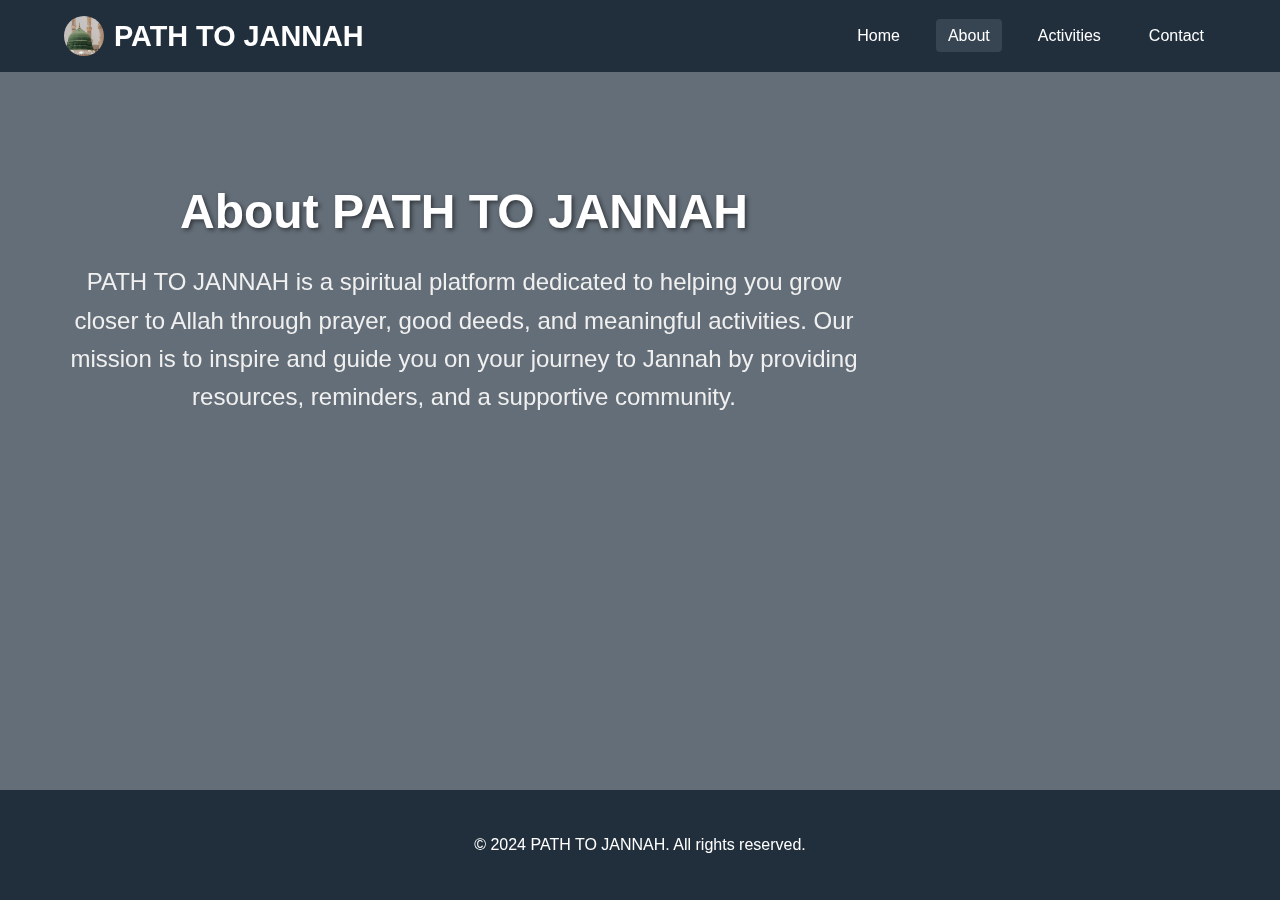
<file: about.html>
<!DOCTYPE html>
<html lang="en">
<head>
    <meta charset="UTF-8">
    <meta name="viewport" content="width=device-width, initial-scale=1.0">
    <title>About - PATH TO JANNAH</title>
    <link rel="stylesheet" href="main.css">
</head>
<body>
    <header>
        <div class="container">
            <nav class="navbar">
                <a href="index.html" class="logo">
                    <img src="image\pexels-yasirgurbuz-11259857.jpg" alt="Path to Jannah Logo" class="logo-img">
                    PATH TO JANNAH
                </a>
                <ul class="nav-list">
                    <li><a href="index.html">Home</a></li>
                    <li><a href="about.html" class="active">About</a></li>
                    <li><a href="activities.html">Activities</a></li>
                    <li><a href="contact.html">Contact</a></li>
                </ul>
                <button class="nav-toggle" aria-label="Open navigation">&#9776;</button>
            </nav>
        </div>
    </header>
    <main>
        <section class="banner-container">
            <div class="container">
                <div class="left-section">
                    <h1>About PATH TO JANNAH</h1>
                    <p>
                        PATH TO JANNAH is a spiritual platform dedicated to helping you grow closer to Allah through prayer, good deeds, and meaningful activities. Our mission is to inspire and guide you on your journey to Jannah by providing resources, reminders, and a supportive community.
                    </p>
                </div>
            </div>
        </section>
    </main>
    <footer>
        <div class="container footer-container">
            <p>&copy; 2024 PATH TO JANNAH. All rights reserved.</p>
        </div>
    </footer>
</body>
</html>
</file>
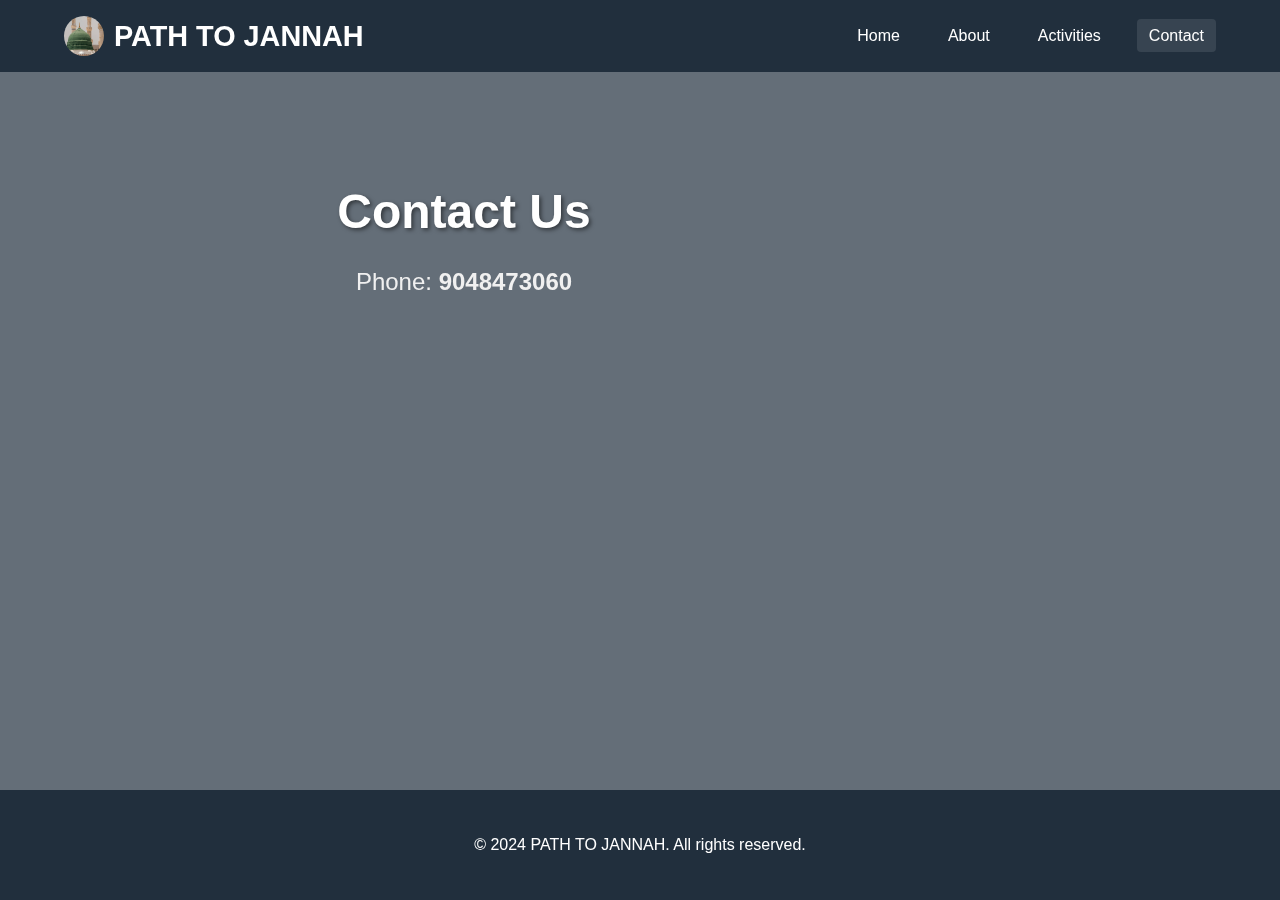
<file: contact.html>
<!DOCTYPE html>
<html lang="en">
<head>
    <meta charset="UTF-8">
    <meta name="viewport" content="width=device-width, initial-scale=1.0">
    <title>Contact - PATH TO JANNAH</title>
    <link rel="stylesheet" href="main.css">
</head>
<body>
    <header>
        <div class="container">
            <nav class="navbar">
                <a href="index.html" class="logo">
                    <img src="image\pexels-yasirgurbuz-11259857.jpg" alt="Path to Jannah Logo" class="logo-img">
                    PATH TO JANNAH
                </a>
                <ul class="nav-list">
                    <li><a href="index.html">Home</a></li>
                    <li><a href="about.html">About</a></li>
                    <li><a href="activities.html">Activities</a></li>
                    <li><a href="contact.html" class="active">Contact</a></li>
                </ul>
                <button class="nav-toggle" aria-label="Open navigation">&#9776;</button>
            </nav>
        </div>
    </header>
    <main>
        <section class="banner-container">
            <div class="container">
                <div class="left-section">
                    <h1>Contact Us</h1>
                    <p>Phone: <strong>9048473060</strong></p>
                </div>
            </div>
        </section>
    </main>
    <footer>
        <div class="container footer-container">
            <p>&copy; 2024 PATH TO JANNAH. All rights reserved.</p>
        </div>
    </footer>
</body>
</html>
</file>
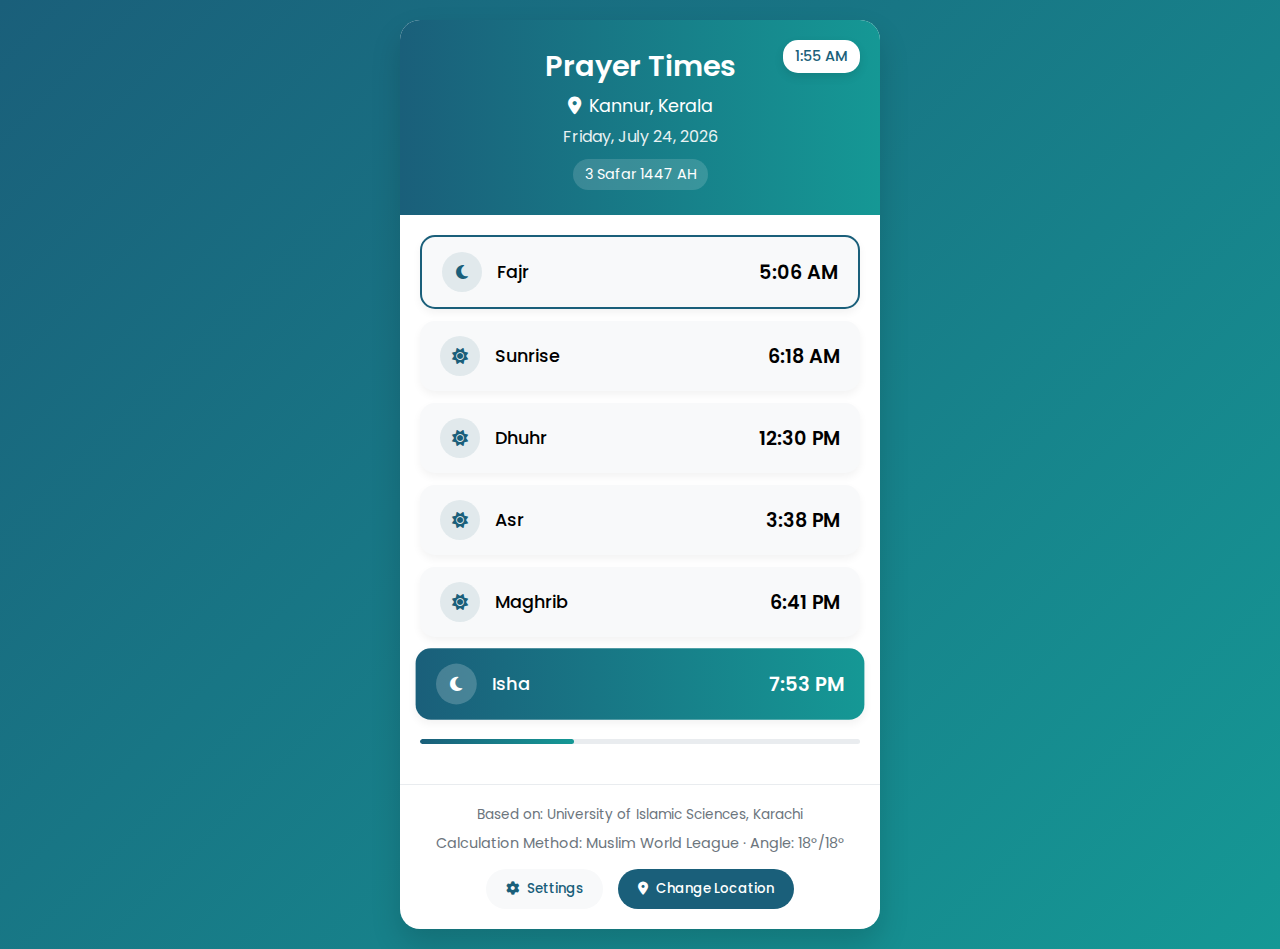
<file: prayer.html>
<!DOCTYPE html>
<html lang="en">
<head>
    <meta charset="UTF-8">
    <meta name="viewport" content="width=device-width, initial-scale=1.0">
    <title>Islamic Prayer Times - Kannur, Kerala</title>
    <link rel="stylesheet" href="https://cdnjs.cloudflare.com/ajax/libs/font-awesome/6.4.0/css/all.min.css">
    <link href="https://fonts.googleapis.com/css2?family=Poppins:wght@300;400;500;600;700&display=swap" rel="stylesheet">
    <style>
        * {
            margin: 0;
            padding: 0;
            box-sizing: border-box;
            font-family: 'Poppins', sans-serif;
        }
        
        body {
            background: linear-gradient(135deg, #1a5f7a 0%, #159895 100%);
            min-height: 100vh;
            display: flex;
            justify-content: center;
            align-items: center;
            padding: 20px;
        }
        
        .container {
            width: 100%;
            max-width: 480px;
            background: #fff;
            border-radius: 20px;
            overflow: hidden;
            box-shadow: 0 15px 30px rgba(0, 0, 0, 0.15);
        }
        
        .header {
            background: linear-gradient(to right, #1a5f7a, #159895);
            color: white;
            padding: 25px 30px;
            text-align: center;
            position: relative;
        }
        
        .header h1 {
            font-size: 1.8rem;
            font-weight: 600;
            margin-bottom: 5px;
        }
        
        .location {
            display: flex;
            justify-content: center;
            align-items: center;
            gap: 8px;
            font-size: 1.1rem;
            margin-bottom: 5px;
        }
        
        .date-display {
            font-size: 1rem;
            opacity: 0.9;
        }
        
        .hijri-date {
            background: rgba(255, 255, 255, 0.15);
            display: inline-block;
            padding: 5px 12px;
            border-radius: 20px;
            margin-top: 10px;
            font-size: 0.9rem;
        }
        
        .current-time {
            background: white;
            color: #1a5f7a;
            position: absolute;
            top: 20px;
            right: 20px;
            padding: 6px 12px;
            border-radius: 15px;
            font-size: 0.9rem;
            font-weight: 500;
            box-shadow: 0 4px 10px rgba(0, 0, 0, 0.1);
        }
        
        .prayer-times {
            padding: 20px;
        }
        
        .prayer-card {
            display: flex;
            justify-content: space-between;
            align-items: center;
            padding: 15px 20px;
            margin-bottom: 12px;
            border-radius: 15px;
            background: #f8f9fa;
            transition: all 0.3s ease;
            box-shadow: 0 4px 8px rgba(0, 0, 0, 0.05);
        }
        
        .prayer-card.active {
            background: linear-gradient(to right, #1a5f7a, #159895);
            color: white;
            transform: scale(1.02);
        }
        
        .prayer-card.next {
            border: 2px solid #1a5f7a;
        }
        
        .prayer-info {
            display: flex;
            align-items: center;
            gap: 15px;
        }
        
        .prayer-icon {
            width: 40px;
            height: 40px;
            border-radius: 50%;
            display: flex;
            justify-content: center;
            align-items: center;
            background: rgba(26, 95, 122, 0.1);
            color: #1a5f7a;
        }
        
        .active .prayer-icon {
            background: rgba(255, 255, 255, 0.2);
            color: white;
        }
        
        .prayer-name {
            font-weight: 500;
            font-size: 1.1rem;
        }
        
        .prayer-time {
            font-weight: 600;
            font-size: 1.2rem;
        }
        
        .countdown {
            background: #ff6b6b;
            color: white;
            font-size: 0.9rem;
            padding: 4px 10px;
            border-radius: 12px;
            margin-top: 5px;
            display: inline-block;
        }
        
        .progress-container {
            height: 5px;
            background: #e9ecef;
            border-radius: 5px;
            margin: 20px 0;
            overflow: hidden;
        }
        
        .progress-bar {
            height: 100%;
            background: linear-gradient(to right, #1a5f7a, #159895);
            border-radius: 5px;
            width: 35%;
        }
        
        .footer {
            padding: 20px;
            text-align: center;
            border-top: 1px solid #e9ecef;
            color: #6c757d;
            font-size: 0.85rem;
        }
        
        .calculation-method {
            margin-top: 8px;
            font-size: 0.9rem;
        }
        
        .actions {
            display: flex;
            justify-content: center;
            gap: 15px;
            margin-top: 15px;
        }
        
        .btn {
            padding: 10px 20px;
            border-radius: 50px;
            border: none;
            background: #f8f9fa;
            color: #1a5f7a;
            font-weight: 500;
            cursor: pointer;
            transition: all 0.3s ease;
            display: flex;
            align-items: center;
            gap: 8px;
        }
        
        .btn:hover {
            background: #e9ecef;
        }
        
        .btn-primary {
            background: #1a5f7a;
            color: white;
        }
        
        .btn-primary:hover {
            background: #164c63;
        }
        
        @media (max-width: 500px) {
            .header {
                padding: 20px 15px;
            }
            
            .header h1 {
                font-size: 1.5rem;
            }
            
            .prayer-card {
                padding: 12px 15px;
            }
            
            .prayer-time {
                font-size: 1.1rem;
            }
            
            .current-time {
                position: relative;
                top: 0;
                right: 0;
                margin-top: 10px;
                display: inline-block;
            }
        }
    </style>
</head>
<body>
    <div class="container">
        <div class="header">
            <h1>Prayer Times</h1>
            <div class="location">
                <i class="fas fa-map-marker-alt"></i>
                <span>Kannur, Kerala</span>
            </div>
            <div class="date-display" id="current-date">Thursday, August 28, 2025</div>
            <div class="hijri-date" id="hijri-date">3 Safar 1447 AH</div>
            <div class="current-time" id="current-time">11:45 AM</div>
        </div>
        
        <div class="prayer-times">
            <div class="prayer-card" id="fajr-card">
                <div class="prayer-info">
                    <div class="prayer-icon">
                        <i class="fas fa-moon"></i>
                    </div>
                    <div>
                        <div class="prayer-name">Fajr</div>
                    </div>
                </div>
                <div class="prayer-time" id="fajr-time">5:06 AM</div>
            </div>
            
            <div class="prayer-card" id="sunrise-card">
                <div class="prayer-info">
                    <div class="prayer-icon">
                        <i class="fas fa-sun"></i>
                    </div>
                    <div>
                        <div class="prayer-name">Sunrise</div>
                    </div>
                </div>
                <div class="prayer-time" id="sunrise-time">6:18 AM</div>
            </div>
            
            <div class="prayer-card" id="dhuhr-card">
                <div class="prayer-info">
                    <div class="prayer-icon">
                        <i class="fas fa-sun"></i>
                    </div>
                    <div>
                        <div class="prayer-name">Dhuhr</div>
                    </div>
                </div>
                <div class="prayer-time" id="dhuhr-time">12:30 PM</div>
            </div>
            
            <div class="prayer-card" id="asr-card">
                <div class="prayer-info">
                    <div class="prayer-icon">
                        <i class="fas fa-sun"></i>
                    </div>
                    <div>
                        <div class="prayer-name">Asr</div>
                    </div>
                </div>
                <div class="prayer-time" id="asr-time">3:38 PM</div>
            </div>
            
            <div class="prayer-card" id="maghrib-card">
                <div class="prayer-info">
                    <div class="prayer-icon">
                        <i class="fas fa-sun"></i>
                    </div>
                    <div>
                        <div class="prayer-name">Maghrib</div>
                    </div>
                </div>
                <div class="prayer-time" id="maghrib-time">6:41 PM</div>
            </div>
            
            <div class="prayer-card" id="isha-card">
                <div class="prayer-info">
                    <div class="prayer-icon">
                        <i class="fas fa-moon"></i>
                    </div>
                    <div>
                        <div class="prayer-name">Isha</div>
                    </div>
                </div>
                <div class="prayer-time" id="isha-time">7:53 PM</div>
            </div>
            
            <div class="progress-container">
                <div class="progress-bar" id="progress-bar"></div>
            </div>
        </div>
        
        <div class="footer">
            <div>Based on: University of Islamic Sciences, Karachi</div>
            <div class="calculation-method">Calculation Method: Muslim World League · Angle: 18°/18°</div>
            <div class="actions">
                <button class="btn">
                    <i class="fas fa-cog"></i> Settings
                </button>
                <button class="btn btn-primary">
                    <i class="fas fa-location-dot"></i> Change Location
                </button>
            </div>
        </div>
    </div>

    <script>
        // Prayer times for Kannur, Kerala (example data)
        const prayerTimes = {
            fajr: "5:06 AM",
            sunrise: "6:18 AM",
            dhuhr: "12:30 PM",
            asr: "3:38 PM",
            maghrib: "6:41 PM",
            isha: "7:53 PM"
        };
        
        // Convert time string to minutes since midnight
        function timeToMinutes(timeStr) {
            const [time, modifier] = timeStr.split(" ");
            let [hours, minutes] = time.split(":").map(Number);
            
            if (modifier === "PM" && hours !== 12) {
                hours += 12;
            } else if (modifier === "AM" && hours === 12) {
                hours = 0;
            }
            
            return hours * 60 + minutes;
        }
        
        // Format minutes to HH:MM AM/PM
        function minutesToTime(minutes) {
            let hours = Math.floor(minutes / 60);
            const mins = minutes % 60;
            const modifier = hours >= 12 ? "PM" : "AM";
            
            hours = hours % 12;
            hours = hours === 0 ? 12 : hours;
            
            return `${hours}:${mins.toString().padStart(2, '0')} ${modifier}`;
        }
        
        // Calculate time until next prayer
        function calculateTimeUntilPrayer(currentMinutes, prayerMinutes) {
            if (prayerMinutes < currentMinutes) {
                // Prayer is tomorrow
                prayerMinutes += 24 * 60;
            }
            
            const diff = prayerMinutes - currentMinutes;
            const hours = Math.floor(diff / 60);
            const minutes = diff % 60;
            
            if (hours > 0) {
                return `${hours}h ${minutes}m`;
            } else {
                return `${minutes}m`;
            }
        }
        
        // Update current time and date
        function updateDateTime() {
            const now = new Date();
            
            // Update current time
            const timeOptions = { hour: 'numeric', minute: 'numeric', hour12: true };
            document.getElementById('current-time').textContent = now.toLocaleTimeString('en-US', timeOptions);
            
            // Update date
            const dateOptions = { weekday: 'long', year: 'numeric', month: 'long', day: 'numeric' };
            document.getElementById('current-date').textContent = now.toLocaleDateString('en-US', dateOptions);
            
            // Calculate current minutes
            const currentMinutes = now.getHours() * 60 + now.getMinutes();
            
            // Convert prayer times to minutes
            const prayerMinutes = {
                fajr: timeToMinutes(prayerTimes.fajr),
                sunrise: timeToMinutes(prayerTimes.sunrise),
                dhuhr: timeToMinutes(prayerTimes.dhuhr),
                asr: timeToMinutes(prayerTimes.asr),
                maghrib: timeToMinutes(prayerTimes.maghrib),
                isha: timeToMinutes(prayerTimes.isha)
            };
            
            // Determine current and next prayer
            let currentPrayer = null;
            let nextPrayer = null;
            
            // Check which prayer we're currently in
            if (currentMinutes >= prayerMinutes.fajr && currentMinutes < prayerMinutes.sunrise) {
                currentPrayer = "fajr";
                nextPrayer = "sunrise";
            } else if (currentMinutes >= prayerMinutes.sunrise && currentMinutes < prayerMinutes.dhuhr) {
                currentPrayer = "sunrise";
                nextPrayer = "dhuhr";
            } else if (currentMinutes >= prayerMinutes.dhuhr && currentMinutes < prayerMinutes.asr) {
                currentPrayer = "dhuhr";
                nextPrayer = "asr";
            } else if (currentMinutes >= prayerMinutes.asr && currentMinutes < prayerMinutes.maghrib) {
                currentPrayer = "asr";
                nextPrayer = "maghrib";
            } else if (currentMinutes >= prayerMinutes.maghrib && currentMinutes < prayerMinutes.isha) {
                currentPrayer = "maghrib";
                nextPrayer = "isha";
            } else if (currentMinutes >= prayerMinutes.isha || currentMinutes < prayerMinutes.fajr) {
                currentPrayer = "isha";
                nextPrayer = "fajr";
            }
            
            // Update prayer cards
            document.querySelectorAll('.prayer-card').forEach(card => {
                card.classList.remove('active', 'next');
            });
            
            if (currentPrayer) {
                document.getElementById(`${currentPrayer}-card`).classList.add('active');
            }
            
            if (nextPrayer) {
                document.getElementById(`${nextPrayer}-card`).classList.add('next');
                
                // Update countdown for next prayer
                const nextPrayerTime = prayerMinutes[nextPrayer];
                const countdownText = calculateTimeUntilPrayer(currentMinutes, nextPrayerTime);
                document.getElementById(`${nextPrayer}-countdown`).textContent = `Next: ${countdownText}`;
            }
            
            // Update progress bar (percentage of day completed)
            const dayProgress = (currentMinutes / (24 * 60)) * 100;
            document.getElementById('progress-bar').style.width = `${dayProgress}%`;
            
            // Update hijri date (simplified calculation)
            updateHijriDate(now);
        }
        
        // Simplified hijri date calculation (for demonstration only)
        function updateHijriDate(gregorianDate) {
            // This is a very simplified conversion for demonstration only
            // In a real application, you would use a proper hijri date conversion library
            
            const hijriMonths = ['Muharram', 'Safar', 'Rabi al-Awwal', 'Rabi al-Thani', 
                                'Jumada al-Awwal', 'Jumada al-Thani', 'Rajab', 'Sha\'ban', 
                                'Ramadan', 'Shawwal', 'Dhu al-Qidah', 'Dhu al-Hijjah'];
            
            // Approximate calculation (this is not astronomically accurate)
            const hijriYear = 1446 + Math.floor((gregorianDate - new Date(2025, 0, 1)) / (365.25 * 1000 * 60 * 60 * 24));
            const hijriMonth = hijriMonths[gregorianDate.getMonth()];
            const hijriDay = (gregorianDate.getDate() % 29) + 1;
            
            document.getElementById('hijri-date').textContent = `${hijriDay} ${hijriMonth} ${hijriYear} AH`;
        }
        
        // Initial call
        updateDateTime();
        
        // Update time every minute
        setInterval(updateDateTime, 60000);
        
        // Add click event to prayer cards
        document.querySelectorAll('.prayer-card').forEach(card => {
            card.addEventListener('click', () => {
                document.querySelectorAll('.prayer-card').forEach(c => {
                    c.classList.remove('active');
                });
                card.classList.add('active');
            });
        });
    </script>
</body>

</html>
</file>
<file: main.css>
/* Madeena background styles */
        body {
            background: url('https://images.unsplash.com/photo-1591604129939-f1efa4d9f7fa?ixlib=rb-4.0.3&ixid=M3wxMjA3fDB8MHxwaG90by1wYWdlfHx8fGVufDB8fHx8fA%3D%3D&auto=format&fit=crop&w=2070&q=80') no-repeat center center fixed;
            background-size: cover;
            position: relative;
            margin: 0;
            font-family: 'Segoe UI', Arial, sans-serif;
            color: #f8f8f8;
            min-height: 100vh;
            display: flex;
            flex-direction: column;
        }

        /* Overlay for readability */
        body::before {
            content: "";
            position: fixed;
            top: 0; left: 0; right: 0; bottom: 0;
            background: rgba(34, 49, 63, 0.7);
            z-index: 0;
        }

        /* Ensure content is above overlay */
        header, main, footer {
            position: relative;
            z-index: 1;
        }

        /* Header and Navigation */
        header {
            background: rgba(26, 40, 54, 0.9);
            color: #fff;
            padding: 16px 0;
            backdrop-filter: blur(5px);
            position: sticky;
            top: 0;
            z-index: 100;
        }

        .container {
            width: 90%;
            max-width: 1200px;
            margin: 0 auto;
        }

        .navbar {
            display: flex;
            align-items: center;
            justify-content: space-between;
            position: relative;
        }

        .logo {
            font-size: 1.8rem;
            font-weight: bold;
            color: #fff;
            text-decoration: none;
            display: flex;
            align-items: center;
        }

        .logo-img {
            height: 40px;
            width: 40px;
            margin-right: 10px;
            border-radius: 50%;
            object-fit: cover;
        }

        .nav-list {
            list-style: none;
            display: flex;
            gap: 24px;
            margin: 0;
            padding: 0;
            transition: transform 0.3s ease-in-out;
        }

        .nav-list li a {
            color: #fff;
            text-decoration: none;
            font-weight: 500;
            transition: color 0.2s;
            padding: 8px 12px;
            border-radius: 4px;
        }

        .nav-list li a:hover,
        .nav-list li a.active {
            color: #ffffff;
            background: rgba(255, 255, 255, 0.1);
        }

        .nav-toggle {
            display: none;
            background: none;
            border: none;
            color: #fff;
            font-size: 2rem;
            cursor: pointer;
            z-index: 101;
        }

        /* Banner Section */
        .banner-container {
            padding: 80px 0;
            display: flex;
            align-items: center;
            justify-content: center;
            text-align: center;
            flex: 1;
        }

        .left-section {
            max-width: 800px;
        }

        .left-section h1 {
            font-size: 3rem;
            margin-bottom: 24px;
            color: #fff;
            text-shadow: 2px 2px 4px rgba(0, 0, 0, 0.5);
        }

        .left-section p {
            font-size: 1.5rem;
            margin-bottom: 32px;
            color: #f0f0f0;
            line-height: 1.6;
        }

        .cta-btn {
            display: inline-block;
            padding: 14px 40px;
            background: #1a2836;
            color: #fff;
            border-radius: 30px;
            text-decoration: none;
            font-weight: bold;
            transition: all 0.3s;
            border: 2px solid #ffd700;
            font-size: 1.1rem;
        }

        .cta-btn:hover {
            background: #ffd700;
            color: #1a2836;
            transform: translateY(-3px);
            box-shadow: 0 5px 15px rgba(0, 0, 0, 0.2);
        }

        /* Activities Section */
        .activities-section {
            padding: 60px 0;
            background: rgba(26, 40, 54, 0.85);
            backdrop-filter: blur(8px);
            border-radius: 15px;
            margin: 40px auto;
            max-width: 90%;
        }

        .activities-section h1 {
            text-align: center;
            margin-bottom: 40px;
            color: #ffffff;
            font-size: 2.5rem;
        }

        .activities-grid {
            display: grid;
            grid-template-columns: repeat(auto-fit, minmax(250px, 1fr));
            gap: 20px;
            padding: 0 20px;
        }

        .activity-card {
            background: rgba(255, 255, 255, 0.1);
            border-radius: 12px;
            padding: 25px;
            text-align: center;
            transition: transform 0.3s, background 0.3s;
            cursor: pointer;
            border: 1px solid rgba(255, 215, 0, 0.3);
        }

        .activity-card:hover {
            transform: translateY(-5px);
            background: rgba(255, 215, 0, 0.15);
        }

        .activity-card h3 {
            margin: 0 0 15px 0;
            color: #ffffff;
            font-size: 1.4rem;
        }

        .activity-card p {
            color: #f0f0f0;
            line-height: 1.5;
        }

        /* Modal styles */
        .modal {
            display: none;
            position: fixed;
            z-index: 1000;
            left: 0; top: 0;
            width: 100%; height: 100%;
            overflow: auto;
            background: rgba(0,0,0,0.7);
        }

        .modal-content {
            background: #1a2836;
            margin: 10% auto;
            padding: 30px;
            border-radius: 12px;
            width: 90%;
            max-width: 500px;
            position: relative;
            text-align: center;
            color: #fff;
            border: 2px solid #ffd700;
        }

        .close-modal {
            position: absolute;
            top: 15px; right: 20px;
            font-size: 28px;
            cursor: pointer;
            border: none;
            background: none;
            color: #ffffff;
        }

        .modal-links {
            list-style: none;
            padding: 0;
            margin: 20px 0 0 0;
        }

        .modal-links li {
            margin: 15px 0;
        }

        .styled-link {
            display: inline-block;
            padding: 12px 25px;
            background: #3b5998;
            color: #fff !important;
            border-radius: 8px;
            text-decoration: none;
            font-weight: 500;
            transition: all 0.3s;
            width: 80%;
            max-width: 250px;
        }

        .styled-link:hover {
            background: #ffffff;
            color: #1a2836 !important;
            transform: scale(1.05);
        }

        /* Footer */
        footer {
            background: rgba(26, 40, 54, 0.9);
            color: #fff;
            padding: 30px 0;
            text-align: center;
            margin-top: auto;
            backdrop-filter: blur(5px);
        }

        .footer-container {
            display: flex;
            flex-direction: column;
            align-items: center;
            gap: 20px;
        }

        /* Responsive Styles */
        @media (max-width: 900px) {
            .left-section h1 {
                font-size: 2.2rem;
            }
            
            .left-section p {
                font-size: 1.2rem;
            }
            
            .activities-grid {
                grid-template-columns: repeat(auto-fit, minmax(200px, 1fr));
            }
        }

        @media (max-width: 768px) {
            .nav-list {
                position: fixed;
                flex-direction: column;
                background: rgba(26, 40, 54, 0.95);
                top: 0;
                right: -100%;
                width: 70%;
                height: 100vh;
                padding: 80px 30px 30px;
                gap: 20px;
                transition: right 0.3s ease-in-out;
                backdrop-filter: blur(10px);
            }
            
            .nav-list.active {
                right: 0;
            }
            
            .nav-toggle {
                display: block;
            }
            
            .banner-container {
                padding: 60px 0;
            }
            
            .left-section h1 {
                font-size: 1.8rem;
            }
            
            /* Improved mobile navigation */
            .nav-list li {
                margin: 10px 0;
            }
            
            .nav-list li a {
                display: block;
                padding: 12px 15px;
                font-size: 1.1rem;
                border-left: 3px solid transparent;
            }
            
            .nav-list li a:hover,
            .nav-list li a.active {
                border-left: 3px solid #ffd700;
                background: rgba(255, 255, 255, 0.05);
            }
        }

        @media (max-width: 600px) {
            .banner-container {
                margin-top: 20px;
            }
            
            .activities-section {
                margin: 20px auto;
                padding: 30px 0;
            }
            
            .activities-section h1 {
                font-size: 2rem;
                margin-bottom: 25px;
            }
        }

        @media (max-width: 480px) {
            .activities-grid {
                grid-template-columns: 1fr;
            }
            
            .left-section h1 {
                font-size: 1.6rem;
            }
            
            .left-section p {
                font-size: 1rem;
            }
            
            .cta-btn {
                padding: 12px 30px;
                font-size: 1rem;
            }
            
            .modal-content {
                padding: 20px 15px;
            }
            
            .styled-link {
                width: 100%;
                max-width: none;
                padding: 10px 15px;
            }
        }
</file>
